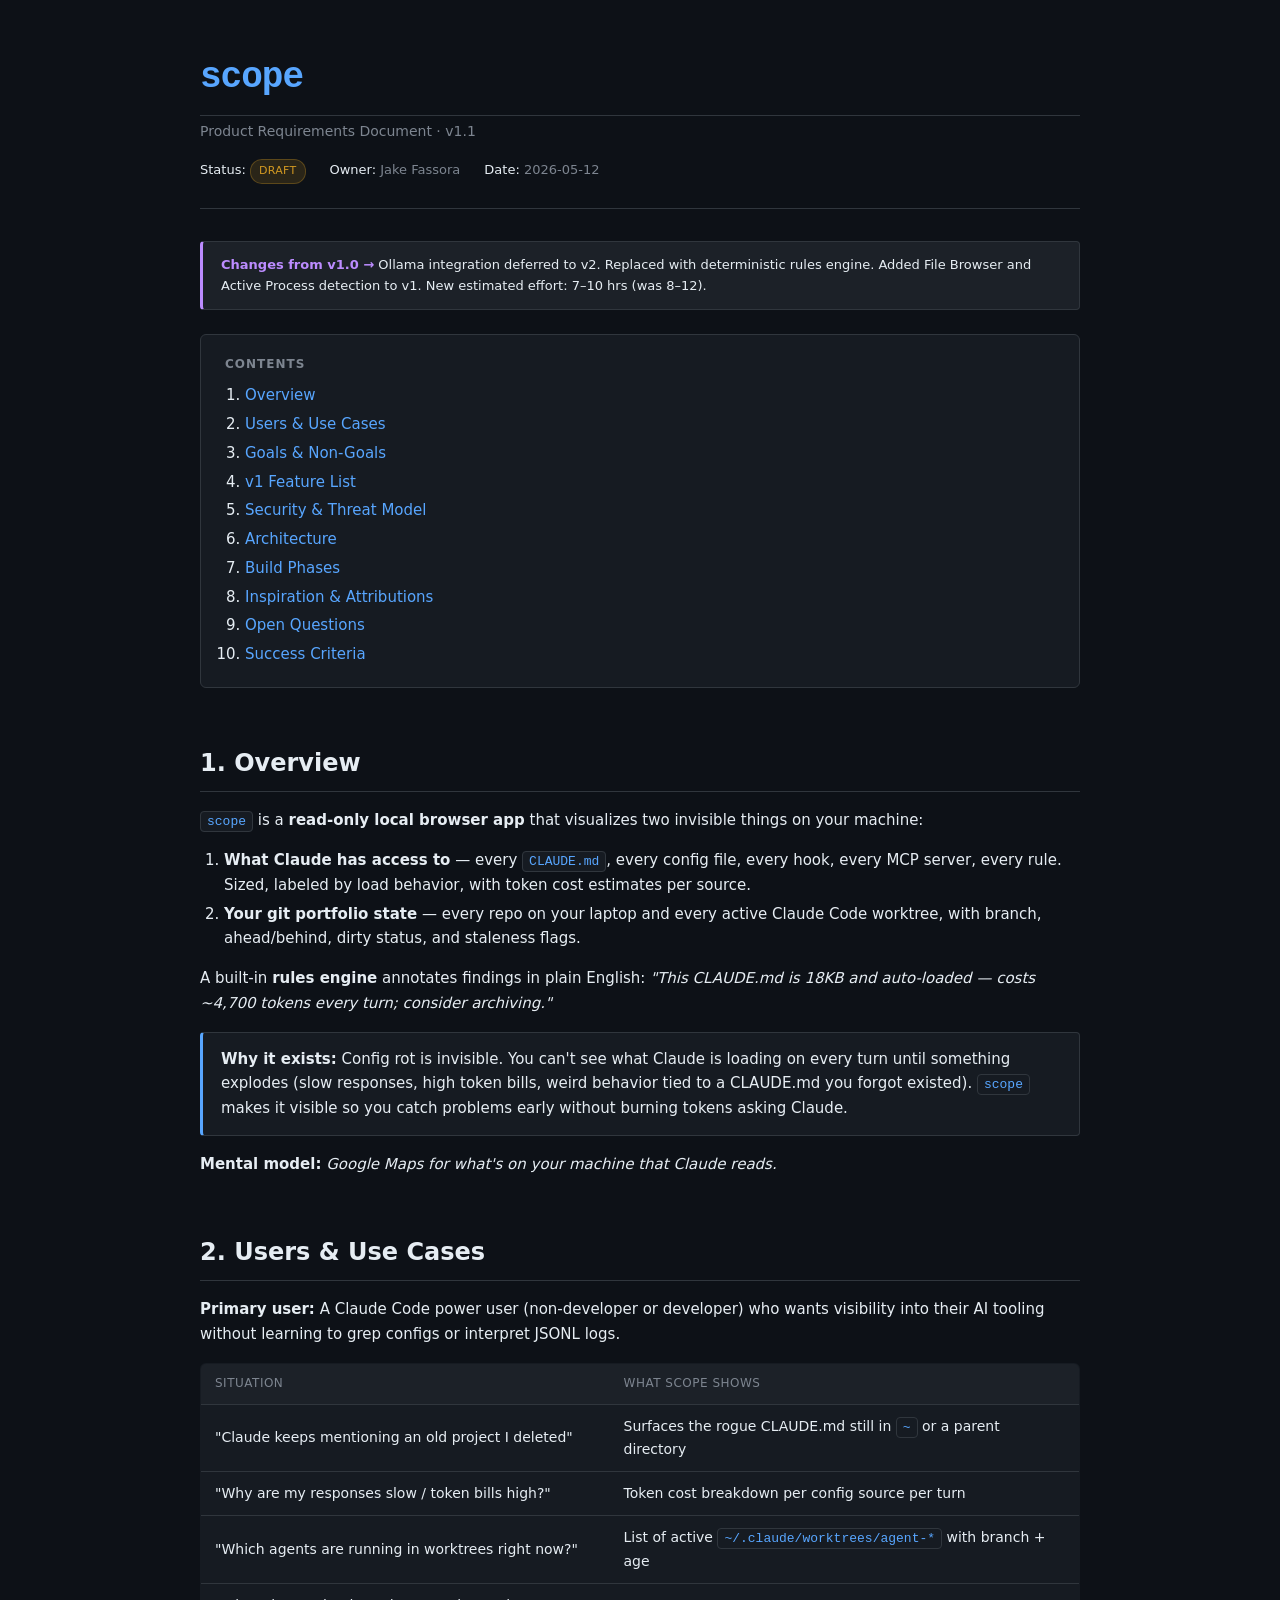
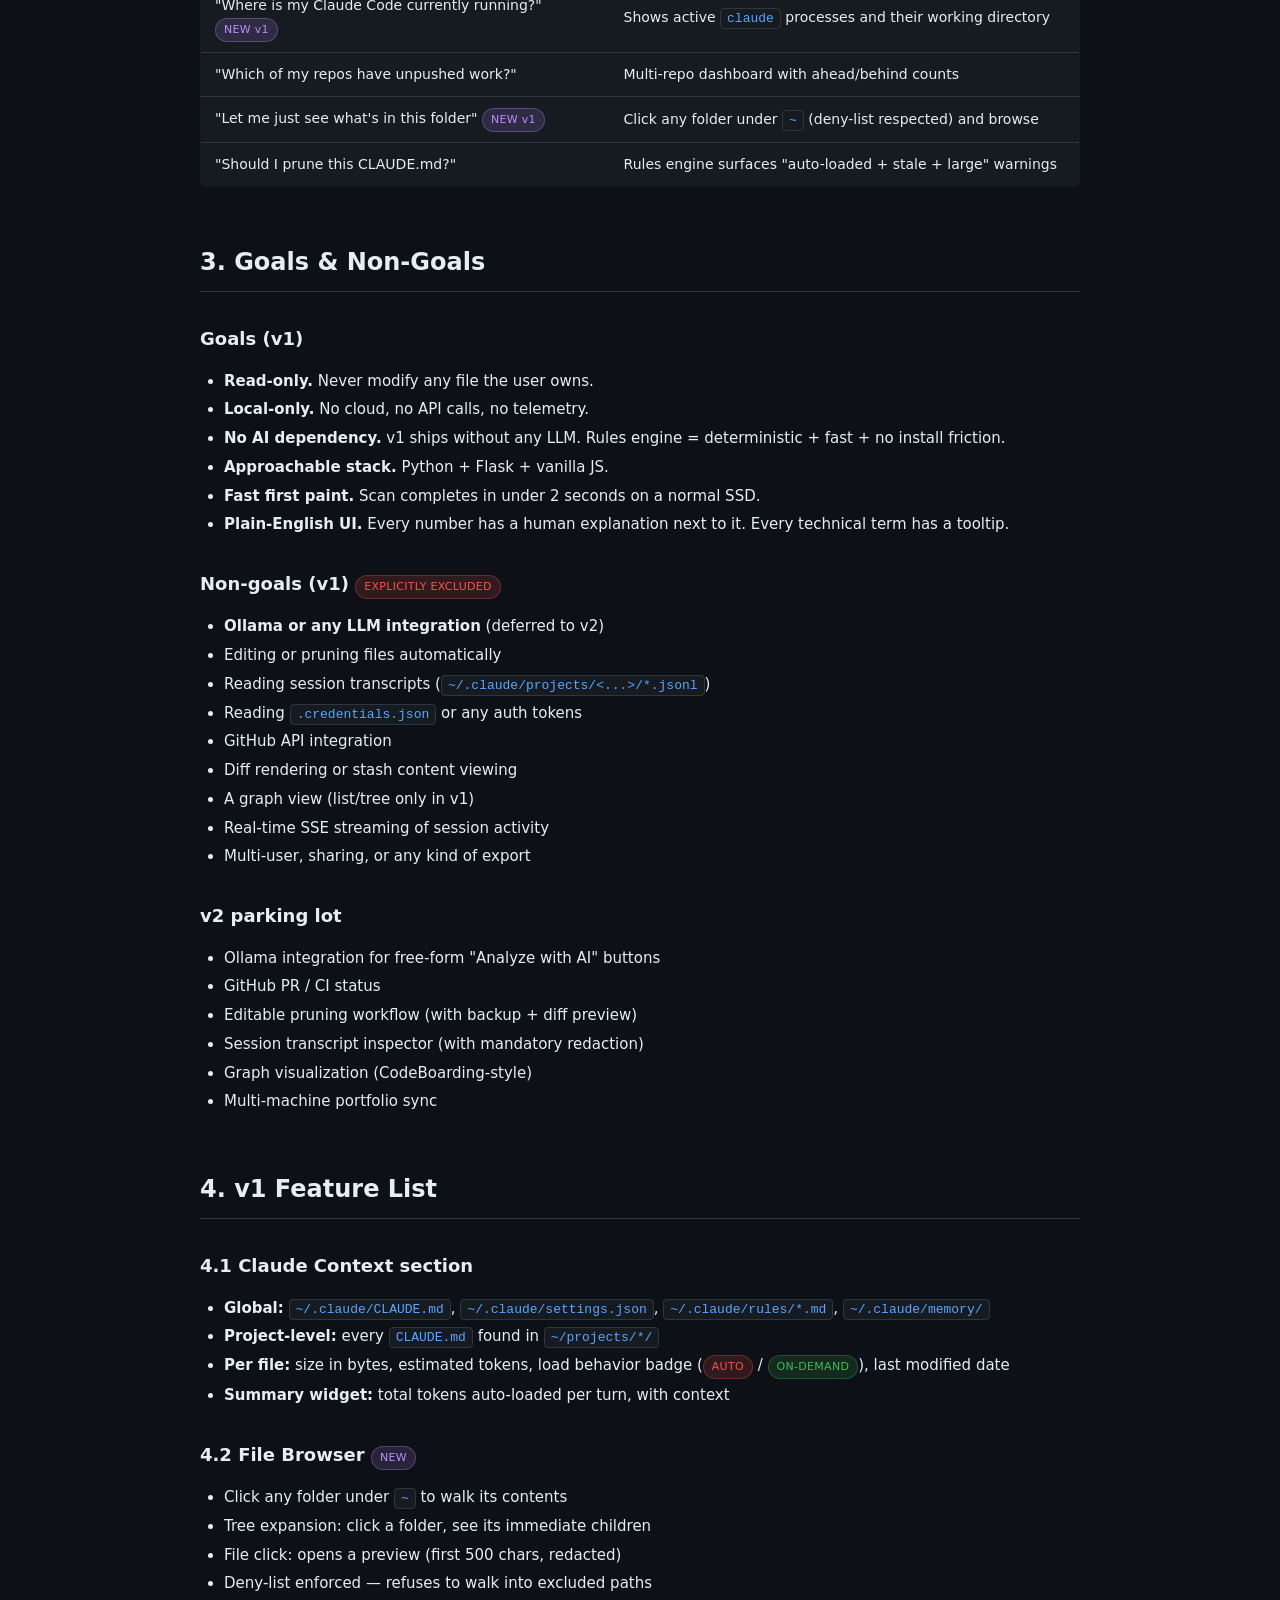
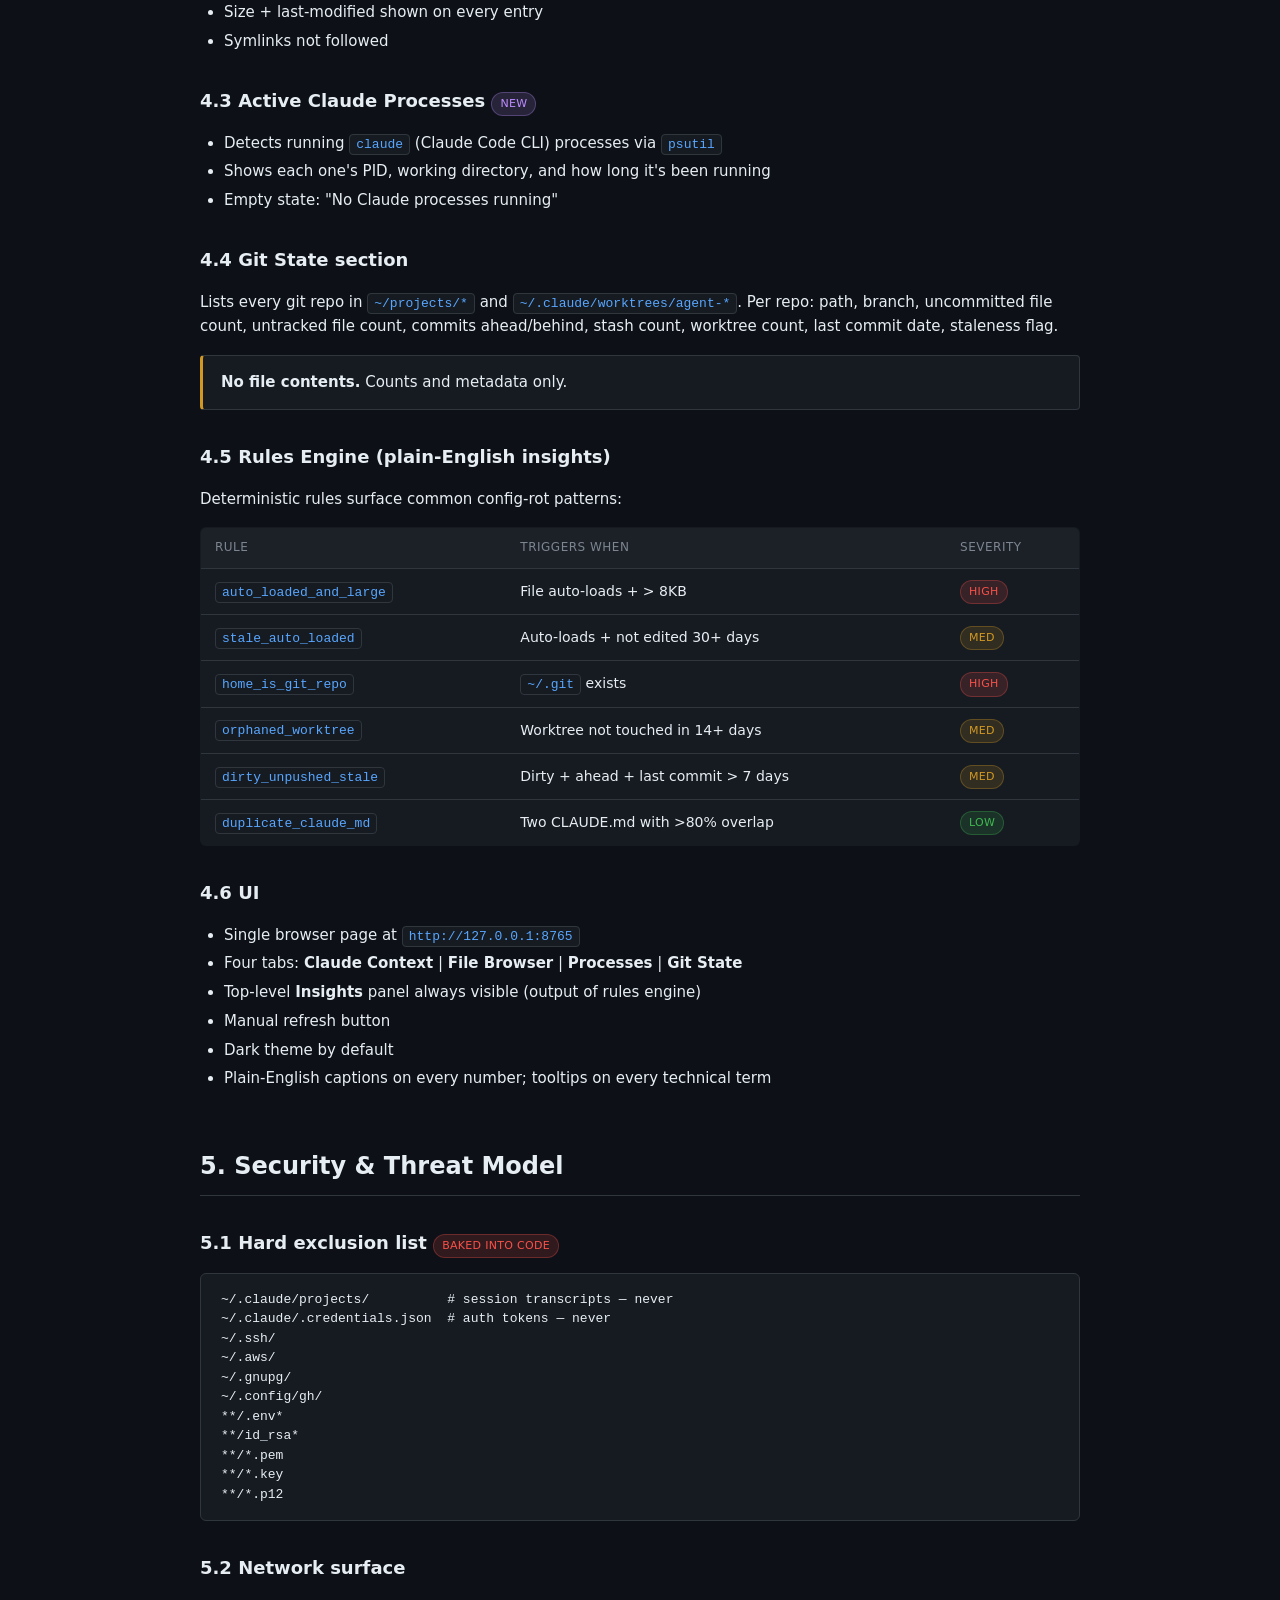
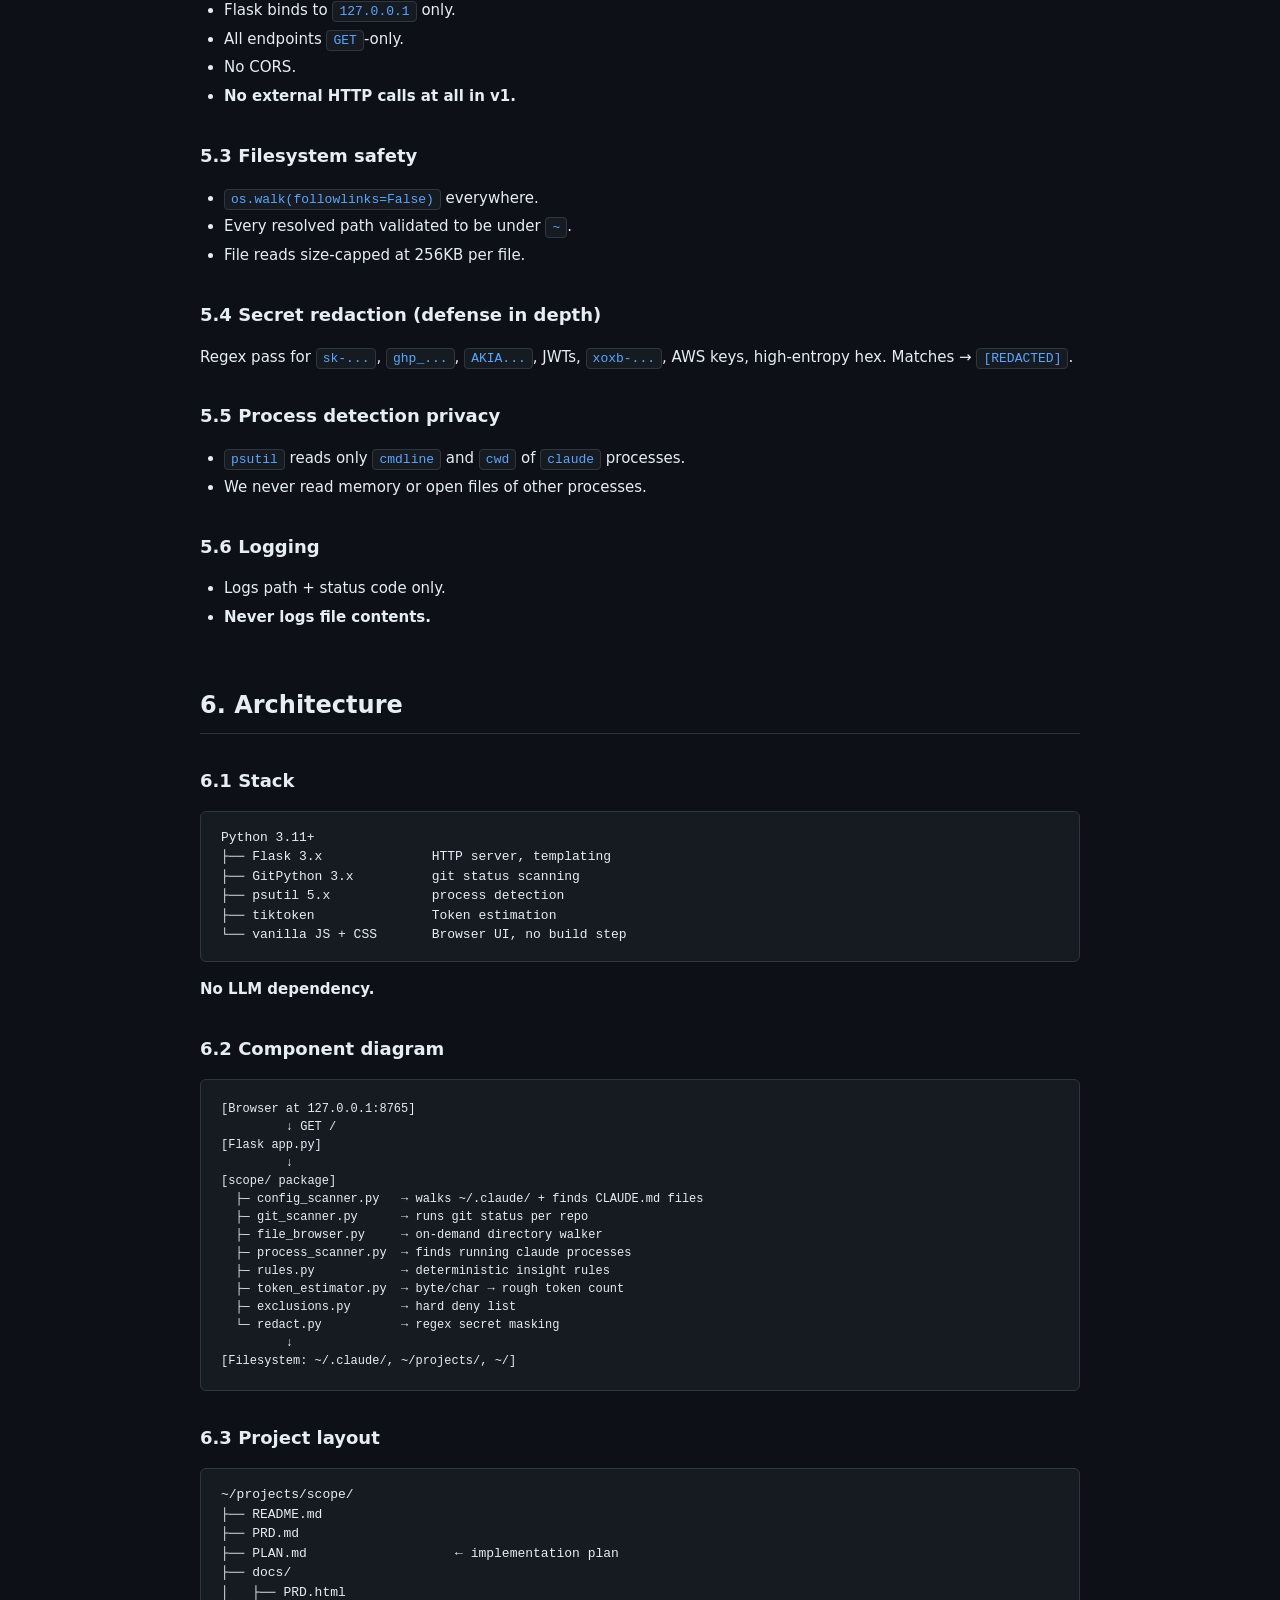
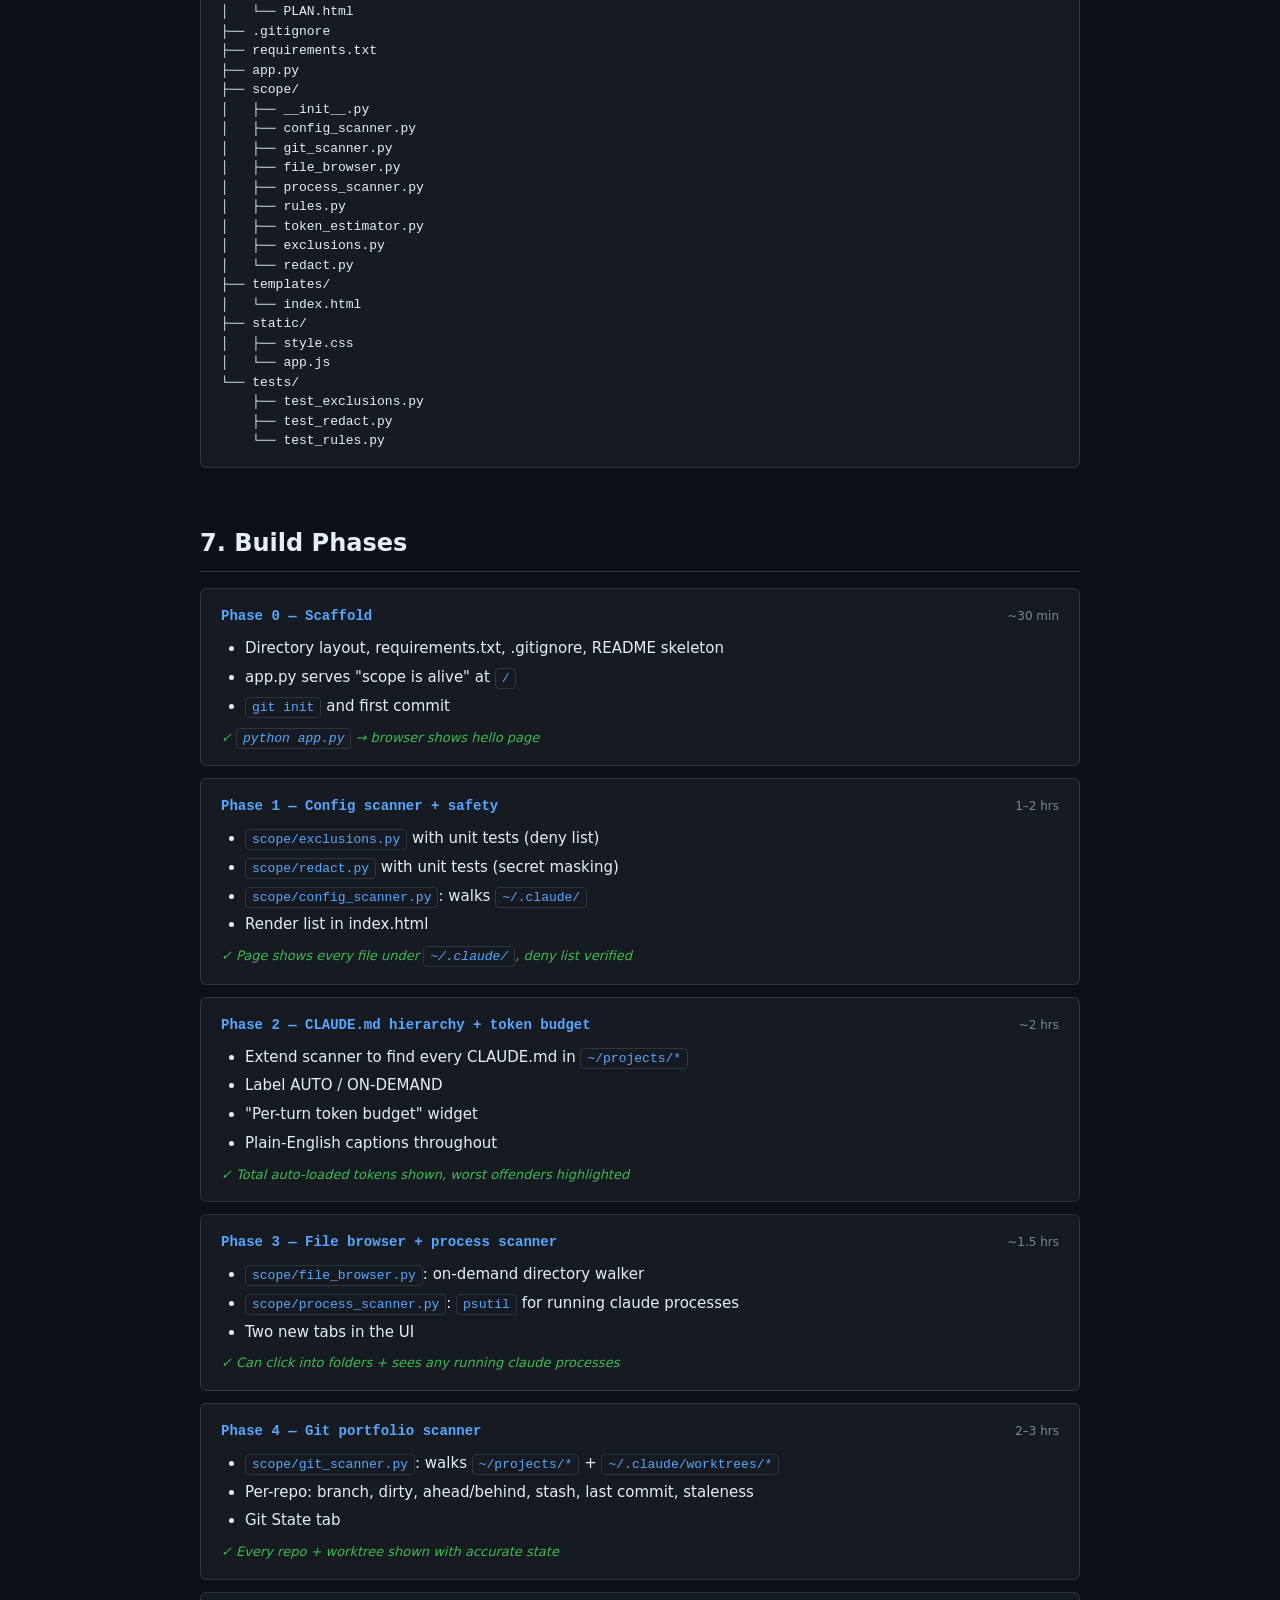
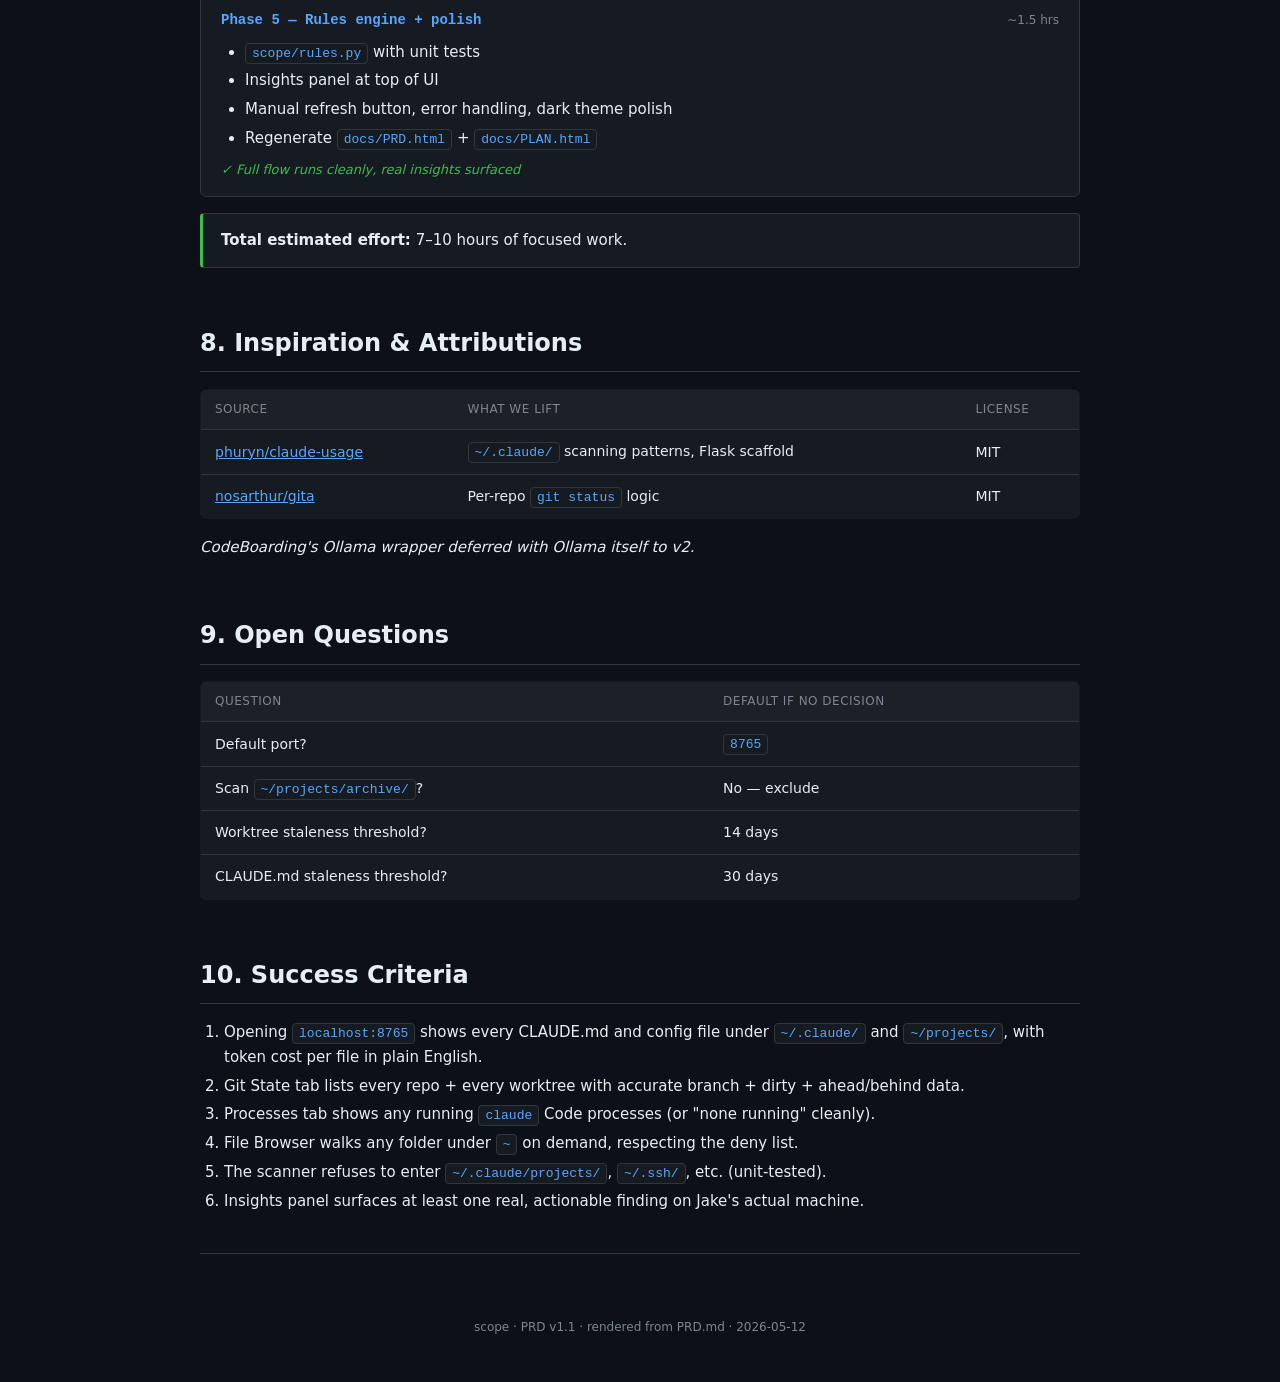
<file: docs/PRD.html>
<!DOCTYPE html>
<html lang="en">
<head>
<meta charset="utf-8">
<title>scope — PRD v1.1</title>
<style>
  :root {
    --bg: #0d1117;
    --panel: #161b22;
    --panel-2: #1c2128;
    --border: #30363d;
    --text: #e6edf3;
    --muted: #7d8590;
    --accent: #58a6ff;
    --green: #3fb950;
    --amber: #d29922;
    --red: #f85149;
    --purple: #bc8cff;
  }
  * { box-sizing: border-box; }
  body {
    margin: 0;
    padding: 48px 24px;
    background: var(--bg);
    color: var(--text);
    font-family: -apple-system, BlinkMacSystemFont, 'Inter', system-ui, sans-serif;
    font-size: 15px;
    line-height: 1.65;
    min-height: 100vh;
  }
  .container { max-width: 880px; margin: 0 auto; }
  .header {
    border-bottom: 1px solid var(--border);
    padding-bottom: 24px;
    margin-bottom: 32px;
  }
  .header .title {
    font-family: ui-monospace, 'SF Mono', Menlo, monospace;
    font-size: 36px;
    color: var(--accent);
    margin: 0 0 4px 0;
    letter-spacing: -1px;
  }
  .header .subtitle { color: var(--muted); font-size: 14px; margin: 4px 0; }
  .meta { display: flex; gap: 24px; margin-top: 16px; font-size: 13px; color: var(--muted); }
  .meta strong { color: var(--text); font-weight: 500; }
  h1 { color: var(--text); font-size: 24px; margin-top: 56px; padding-bottom: 8px; border-bottom: 1px solid var(--border); font-weight: 600; }
  h2 { color: var(--text); font-size: 18px; margin-top: 32px; font-weight: 600; }
  h3 { color: var(--text); font-size: 16px; margin-top: 24px; font-weight: 600; }
  p, li { color: var(--text); }
  ul, ol { padding-left: 24px; }
  li { margin: 4px 0; }
  code {
    background: var(--panel); color: var(--accent); padding: 2px 6px; border-radius: 4px;
    border: 1px solid var(--border); font-size: 13px; font-family: ui-monospace, monospace;
  }
  pre {
    background: var(--panel); border: 1px solid var(--border); padding: 16px 20px;
    overflow-x: auto; border-radius: 6px; font-size: 13px; line-height: 1.5;
  }
  pre code { background: transparent; border: none; padding: 0; color: var(--text); }
  table {
    width: 100%; border-collapse: collapse; margin: 16px 0;
    background: var(--panel); border: 1px solid var(--border);
    border-radius: 6px; overflow: hidden; font-size: 14px;
  }
  th, td { padding: 10px 14px; text-align: left; border-bottom: 1px solid var(--border); }
  th { color: var(--muted); font-weight: 500; background: var(--panel-2); font-size: 12px; text-transform: uppercase; letter-spacing: 0.5px; }
  tr:last-child td { border-bottom: none; }
  td { color: var(--text); }
  .badge { display: inline-block; padding: 2px 8px; border-radius: 12px; font-size: 11px; font-weight: 500; letter-spacing: 0.3px; }
  .badge-draft { background: rgba(210, 153, 34, 0.15); color: var(--amber); border: 1px solid rgba(210, 153, 34, 0.3); }
  .badge-good { background: rgba(63, 185, 80, 0.15); color: var(--green); border: 1px solid rgba(63, 185, 80, 0.3); }
  .badge-bad { background: rgba(248, 81, 73, 0.15); color: var(--red); border: 1px solid rgba(248, 81, 73, 0.3); }
  .badge-new { background: rgba(188, 140, 255, 0.15); color: var(--purple); border: 1px solid rgba(188, 140, 255, 0.3); }
  .callout {
    background: var(--panel); border: 1px solid var(--border);
    border-left: 3px solid var(--accent); padding: 14px 18px;
    margin: 16px 0; border-radius: 4px;
  }
  .callout.warn { border-left-color: var(--amber); }
  .callout.danger { border-left-color: var(--red); }
  .callout.good { border-left-color: var(--green); }
  .toc {
    background: var(--panel); border: 1px solid var(--border);
    border-radius: 6px; padding: 16px 24px; margin: 24px 0 40px 0;
  }
  .toc strong { color: var(--muted); font-size: 12px; text-transform: uppercase; letter-spacing: 1px; }
  .toc ol { padding-left: 20px; margin: 8px 0 0 0; }
  .toc a { color: var(--accent); text-decoration: none; }
  .toc a:hover { text-decoration: underline; }
  hr { border: none; border-top: 1px solid var(--border); margin: 40px 0; }
  .footer { text-align: center; color: var(--muted); margin-top: 64px; font-size: 12px; }
  .arch-diagram {
    background: var(--panel); border: 1px solid var(--border); border-radius: 6px;
    padding: 20px; font-family: ui-monospace, monospace; font-size: 12px;
    line-height: 1.5; white-space: pre; overflow-x: auto; margin: 16px 0;
  }
  .phase {
    background: var(--panel); border: 1px solid var(--border);
    border-radius: 6px; padding: 16px 20px; margin: 12px 0;
  }
  .phase .phase-head { display: flex; justify-content: space-between; align-items: baseline; margin-bottom: 6px; }
  .phase .phase-num { color: var(--accent); font-weight: 600; font-family: ui-monospace, monospace; font-size: 14px; }
  .phase .phase-time { color: var(--muted); font-size: 12px; }
  .phase ul { margin: 8px 0; }
  .phase .verify { color: var(--green); font-size: 13px; margin-top: 8px; font-style: italic; }
  .changelog {
    background: var(--panel-2); border: 1px solid var(--border); border-left: 3px solid var(--purple);
    padding: 12px 18px; margin: 16px 0; border-radius: 4px; font-size: 13px;
  }
  .changelog strong { color: var(--purple); }
</style>
</head>
<body>
<div class="container">

<div class="header">
  <h1 class="title">scope</h1>
  <div class="subtitle">Product Requirements Document · v1.1</div>
  <div class="meta">
    <div><strong>Status:</strong> <span class="badge badge-draft">DRAFT</span></div>
    <div><strong>Owner:</strong> Jake Fassora</div>
    <div><strong>Date:</strong> 2026-05-12</div>
  </div>
</div>

<div class="changelog">
  <strong>Changes from v1.0 →</strong> Ollama integration deferred to v2. Replaced with deterministic rules engine. Added File Browser and Active Process detection to v1. New estimated effort: 7–10 hrs (was 8–12).
</div>

<div class="toc">
  <strong>Contents</strong>
  <ol>
    <li><a href="#overview">Overview</a></li>
    <li><a href="#users">Users & Use Cases</a></li>
    <li><a href="#goals">Goals & Non-Goals</a></li>
    <li><a href="#features">v1 Feature List</a></li>
    <li><a href="#security">Security & Threat Model</a></li>
    <li><a href="#architecture">Architecture</a></li>
    <li><a href="#phases">Build Phases</a></li>
    <li><a href="#inspiration">Inspiration & Attributions</a></li>
    <li><a href="#questions">Open Questions</a></li>
    <li><a href="#success">Success Criteria</a></li>
  </ol>
</div>

<h1 id="overview">1. Overview</h1>

<p><code>scope</code> is a <strong>read-only local browser app</strong> that visualizes two invisible things on your machine:</p>

<ol>
  <li><strong>What Claude has access to</strong> — every <code>CLAUDE.md</code>, every config file, every hook, every MCP server, every rule. Sized, labeled by load behavior, with token cost estimates per source.</li>
  <li><strong>Your git portfolio state</strong> — every repo on your laptop and every active Claude Code worktree, with branch, ahead/behind, dirty status, and staleness flags.</li>
</ol>

<p>A built-in <strong>rules engine</strong> annotates findings in plain English: <em>"This CLAUDE.md is 18KB and auto-loaded — costs ~4,700 tokens every turn; consider archiving."</em></p>

<div class="callout">
  <strong>Why it exists:</strong> Config rot is invisible. You can't see what Claude is loading on every turn until something explodes (slow responses, high token bills, weird behavior tied to a CLAUDE.md you forgot existed). <code>scope</code> makes it visible so you catch problems early without burning tokens asking Claude.
</div>

<p><strong>Mental model:</strong> <em>Google Maps for what's on your machine that Claude reads.</em></p>

<h1 id="users">2. Users & Use Cases</h1>

<p><strong>Primary user:</strong> A Claude Code power user (non-developer or developer) who wants visibility into their AI tooling without learning to grep configs or interpret JSONL logs.</p>

<table>
<thead><tr><th>Situation</th><th>What scope shows</th></tr></thead>
<tbody>
<tr><td>"Claude keeps mentioning an old project I deleted"</td><td>Surfaces the rogue CLAUDE.md still in <code>~</code> or a parent directory</td></tr>
<tr><td>"Why are my responses slow / token bills high?"</td><td>Token cost breakdown per config source per turn</td></tr>
<tr><td>"Which agents are running in worktrees right now?"</td><td>List of active <code>~/.claude/worktrees/agent-*</code> with branch + age</td></tr>
<tr><td>"Where is my Claude Code currently running?" <span class="badge badge-new">NEW v1</span></td><td>Shows active <code>claude</code> processes and their working directory</td></tr>
<tr><td>"Which of my repos have unpushed work?"</td><td>Multi-repo dashboard with ahead/behind counts</td></tr>
<tr><td>"Let me just see what's in this folder" <span class="badge badge-new">NEW v1</span></td><td>Click any folder under <code>~</code> (deny-list respected) and browse</td></tr>
<tr><td>"Should I prune this CLAUDE.md?"</td><td>Rules engine surfaces "auto-loaded + stale + large" warnings</td></tr>
</tbody>
</table>

<h1 id="goals">3. Goals & Non-Goals</h1>

<h2>Goals (v1)</h2>
<ul>
  <li><strong>Read-only.</strong> Never modify any file the user owns.</li>
  <li><strong>Local-only.</strong> No cloud, no API calls, no telemetry.</li>
  <li><strong>No AI dependency.</strong> v1 ships without any LLM. Rules engine = deterministic + fast + no install friction.</li>
  <li><strong>Approachable stack.</strong> Python + Flask + vanilla JS.</li>
  <li><strong>Fast first paint.</strong> Scan completes in under 2 seconds on a normal SSD.</li>
  <li><strong>Plain-English UI.</strong> Every number has a human explanation next to it. Every technical term has a tooltip.</li>
</ul>

<h2>Non-goals (v1) <span class="badge badge-bad">EXPLICITLY EXCLUDED</span></h2>
<ul>
  <li><strong>Ollama or any LLM integration</strong> (deferred to v2)</li>
  <li>Editing or pruning files automatically</li>
  <li>Reading session transcripts (<code>~/.claude/projects/&lt;...&gt;/*.jsonl</code>)</li>
  <li>Reading <code>.credentials.json</code> or any auth tokens</li>
  <li>GitHub API integration</li>
  <li>Diff rendering or stash content viewing</li>
  <li>A graph view (list/tree only in v1)</li>
  <li>Real-time SSE streaming of session activity</li>
  <li>Multi-user, sharing, or any kind of export</li>
</ul>

<h2>v2 parking lot</h2>
<ul>
  <li>Ollama integration for free-form "Analyze with AI" buttons</li>
  <li>GitHub PR / CI status</li>
  <li>Editable pruning workflow (with backup + diff preview)</li>
  <li>Session transcript inspector (with mandatory redaction)</li>
  <li>Graph visualization (CodeBoarding-style)</li>
  <li>Multi-machine portfolio sync</li>
</ul>

<h1 id="features">4. v1 Feature List</h1>

<h2>4.1 Claude Context section</h2>
<ul>
  <li><strong>Global:</strong> <code>~/.claude/CLAUDE.md</code>, <code>~/.claude/settings.json</code>, <code>~/.claude/rules/*.md</code>, <code>~/.claude/memory/</code></li>
  <li><strong>Project-level:</strong> every <code>CLAUDE.md</code> found in <code>~/projects/*/</code></li>
  <li><strong>Per file:</strong> size in bytes, estimated tokens, load behavior badge (<span class="badge badge-bad">AUTO</span> / <span class="badge badge-good">ON-DEMAND</span>), last modified date</li>
  <li><strong>Summary widget:</strong> total tokens auto-loaded per turn, with context</li>
</ul>

<h2>4.2 File Browser <span class="badge badge-new">NEW</span></h2>
<ul>
  <li>Click any folder under <code>~</code> to walk its contents</li>
  <li>Tree expansion: click a folder, see its immediate children</li>
  <li>File click: opens a preview (first 500 chars, redacted)</li>
  <li>Deny-list enforced — refuses to walk into excluded paths</li>
  <li>Size + last-modified shown on every entry</li>
  <li>Symlinks not followed</li>
</ul>

<h2>4.3 Active Claude Processes <span class="badge badge-new">NEW</span></h2>
<ul>
  <li>Detects running <code>claude</code> (Claude Code CLI) processes via <code>psutil</code></li>
  <li>Shows each one's PID, working directory, and how long it's been running</li>
  <li>Empty state: "No Claude processes running"</li>
</ul>

<h2>4.4 Git State section</h2>
<p>Lists every git repo in <code>~/projects/*</code> and <code>~/.claude/worktrees/agent-*</code>. Per repo: path, branch, uncommitted file count, untracked file count, commits ahead/behind, stash count, worktree count, last commit date, staleness flag.</p>

<div class="callout warn">
  <strong>No file contents.</strong> Counts and metadata only.
</div>

<h2>4.5 Rules Engine (plain-English insights)</h2>
<p>Deterministic rules surface common config-rot patterns:</p>
<table>
<thead><tr><th>Rule</th><th>Triggers when</th><th>Severity</th></tr></thead>
<tbody>
<tr><td><code>auto_loaded_and_large</code></td><td>File auto-loads + &gt; 8KB</td><td><span class="badge badge-bad">HIGH</span></td></tr>
<tr><td><code>stale_auto_loaded</code></td><td>Auto-loads + not edited 30+ days</td><td><span class="badge badge-draft">MED</span></td></tr>
<tr><td><code>home_is_git_repo</code></td><td><code>~/.git</code> exists</td><td><span class="badge badge-bad">HIGH</span></td></tr>
<tr><td><code>orphaned_worktree</code></td><td>Worktree not touched in 14+ days</td><td><span class="badge badge-draft">MED</span></td></tr>
<tr><td><code>dirty_unpushed_stale</code></td><td>Dirty + ahead + last commit &gt; 7 days</td><td><span class="badge badge-draft">MED</span></td></tr>
<tr><td><code>duplicate_claude_md</code></td><td>Two CLAUDE.md with &gt;80% overlap</td><td><span class="badge badge-good">LOW</span></td></tr>
</tbody>
</table>

<h2>4.6 UI</h2>
<ul>
  <li>Single browser page at <code>http://127.0.0.1:8765</code></li>
  <li>Four tabs: <strong>Claude Context</strong> | <strong>File Browser</strong> | <strong>Processes</strong> | <strong>Git State</strong></li>
  <li>Top-level <strong>Insights</strong> panel always visible (output of rules engine)</li>
  <li>Manual refresh button</li>
  <li>Dark theme by default</li>
  <li>Plain-English captions on every number; tooltips on every technical term</li>
</ul>

<h1 id="security">5. Security & Threat Model</h1>

<h2>5.1 Hard exclusion list <span class="badge badge-bad">BAKED INTO CODE</span></h2>
<pre><code>~/.claude/projects/          # session transcripts — never
~/.claude/.credentials.json  # auth tokens — never
~/.ssh/
~/.aws/
~/.gnupg/
~/.config/gh/
**/.env*
**/id_rsa*
**/*.pem
**/*.key
**/*.p12</code></pre>

<h2>5.2 Network surface</h2>
<ul>
  <li>Flask binds to <code>127.0.0.1</code> only.</li>
  <li>All endpoints <code>GET</code>-only.</li>
  <li>No CORS.</li>
  <li><strong>No external HTTP calls at all in v1.</strong></li>
</ul>

<h2>5.3 Filesystem safety</h2>
<ul>
  <li><code>os.walk(followlinks=False)</code> everywhere.</li>
  <li>Every resolved path validated to be under <code>~</code>.</li>
  <li>File reads size-capped at 256KB per file.</li>
</ul>

<h2>5.4 Secret redaction (defense in depth)</h2>
<p>Regex pass for <code>sk-...</code>, <code>ghp_...</code>, <code>AKIA...</code>, JWTs, <code>xoxb-...</code>, AWS keys, high-entropy hex. Matches → <code>[REDACTED]</code>.</p>

<h2>5.5 Process detection privacy</h2>
<ul>
  <li><code>psutil</code> reads only <code>cmdline</code> and <code>cwd</code> of <code>claude</code> processes.</li>
  <li>We never read memory or open files of other processes.</li>
</ul>

<h2>5.6 Logging</h2>
<ul>
  <li>Logs path + status code only.</li>
  <li><strong>Never logs file contents.</strong></li>
</ul>

<h1 id="architecture">6. Architecture</h1>

<h2>6.1 Stack</h2>
<pre><code>Python 3.11+
├── Flask 3.x              HTTP server, templating
├── GitPython 3.x          git status scanning
├── psutil 5.x             process detection
├── tiktoken               Token estimation
└── vanilla JS + CSS       Browser UI, no build step</code></pre>
<p><strong>No LLM dependency.</strong></p>

<h2>6.2 Component diagram</h2>
<div class="arch-diagram">[Browser at 127.0.0.1:8765]
         ↓ GET /
[Flask app.py]
         ↓
[scope/ package]
  ├─ config_scanner.py   → walks ~/.claude/ + finds CLAUDE.md files
  ├─ git_scanner.py      → runs git status per repo
  ├─ file_browser.py     → on-demand directory walker
  ├─ process_scanner.py  → finds running claude processes
  ├─ rules.py            → deterministic insight rules
  ├─ token_estimator.py  → byte/char → rough token count
  ├─ exclusions.py       → hard deny list
  └─ redact.py           → regex secret masking
         ↓
[Filesystem: ~/.claude/, ~/projects/, ~/]</div>

<h2>6.3 Project layout</h2>
<pre><code>~/projects/scope/
├── README.md
├── PRD.md
├── PLAN.md                   ← implementation plan
├── docs/
│   ├── PRD.html
│   └── PLAN.html
├── .gitignore
├── requirements.txt
├── app.py
├── scope/
│   ├── __init__.py
│   ├── config_scanner.py
│   ├── git_scanner.py
│   ├── file_browser.py
│   ├── process_scanner.py
│   ├── rules.py
│   ├── token_estimator.py
│   ├── exclusions.py
│   └── redact.py
├── templates/
│   └── index.html
├── static/
│   ├── style.css
│   └── app.js
└── tests/
    ├── test_exclusions.py
    ├── test_redact.py
    └── test_rules.py</code></pre>

<h1 id="phases">7. Build Phases</h1>

<div class="phase">
  <div class="phase-head"><span class="phase-num">Phase 0 — Scaffold</span><span class="phase-time">~30 min</span></div>
  <ul>
    <li>Directory layout, requirements.txt, .gitignore, README skeleton</li>
    <li>app.py serves "scope is alive" at <code>/</code></li>
    <li><code>git init</code> and first commit</li>
  </ul>
  <div class="verify">✓ <code>python app.py</code> → browser shows hello page</div>
</div>

<div class="phase">
  <div class="phase-head"><span class="phase-num">Phase 1 — Config scanner + safety</span><span class="phase-time">1–2 hrs</span></div>
  <ul>
    <li><code>scope/exclusions.py</code> with unit tests (deny list)</li>
    <li><code>scope/redact.py</code> with unit tests (secret masking)</li>
    <li><code>scope/config_scanner.py</code>: walks <code>~/.claude/</code></li>
    <li>Render list in index.html</li>
  </ul>
  <div class="verify">✓ Page shows every file under <code>~/.claude/</code>, deny list verified</div>
</div>

<div class="phase">
  <div class="phase-head"><span class="phase-num">Phase 2 — CLAUDE.md hierarchy + token budget</span><span class="phase-time">~2 hrs</span></div>
  <ul>
    <li>Extend scanner to find every CLAUDE.md in <code>~/projects/*</code></li>
    <li>Label AUTO / ON-DEMAND</li>
    <li>"Per-turn token budget" widget</li>
    <li>Plain-English captions throughout</li>
  </ul>
  <div class="verify">✓ Total auto-loaded tokens shown, worst offenders highlighted</div>
</div>

<div class="phase">
  <div class="phase-head"><span class="phase-num">Phase 3 — File browser + process scanner</span><span class="phase-time">~1.5 hrs</span></div>
  <ul>
    <li><code>scope/file_browser.py</code>: on-demand directory walker</li>
    <li><code>scope/process_scanner.py</code>: <code>psutil</code> for running claude processes</li>
    <li>Two new tabs in the UI</li>
  </ul>
  <div class="verify">✓ Can click into folders + sees any running claude processes</div>
</div>

<div class="phase">
  <div class="phase-head"><span class="phase-num">Phase 4 — Git portfolio scanner</span><span class="phase-time">2–3 hrs</span></div>
  <ul>
    <li><code>scope/git_scanner.py</code>: walks <code>~/projects/*</code> + <code>~/.claude/worktrees/*</code></li>
    <li>Per-repo: branch, dirty, ahead/behind, stash, last commit, staleness</li>
    <li>Git State tab</li>
  </ul>
  <div class="verify">✓ Every repo + worktree shown with accurate state</div>
</div>

<div class="phase">
  <div class="phase-head"><span class="phase-num">Phase 5 — Rules engine + polish</span><span class="phase-time">~1.5 hrs</span></div>
  <ul>
    <li><code>scope/rules.py</code> with unit tests</li>
    <li>Insights panel at top of UI</li>
    <li>Manual refresh button, error handling, dark theme polish</li>
    <li>Regenerate <code>docs/PRD.html</code> + <code>docs/PLAN.html</code></li>
  </ul>
  <div class="verify">✓ Full flow runs cleanly, real insights surfaced</div>
</div>

<div class="callout good">
  <strong>Total estimated effort:</strong> 7–10 hours of focused work.
</div>

<h1 id="inspiration">8. Inspiration & Attributions</h1>
<table>
<thead><tr><th>Source</th><th>What we lift</th><th>License</th></tr></thead>
<tbody>
<tr><td><a href="https://github.com/phuryn/claude-usage" style="color: var(--accent);">phuryn/claude-usage</a></td><td><code>~/.claude/</code> scanning patterns, Flask scaffold</td><td>MIT</td></tr>
<tr><td><a href="https://github.com/nosarthur/gita" style="color: var(--accent);">nosarthur/gita</a></td><td>Per-repo <code>git status</code> logic</td><td>MIT</td></tr>
</tbody>
</table>
<p><em>CodeBoarding's Ollama wrapper deferred with Ollama itself to v2.</em></p>

<h1 id="questions">9. Open Questions</h1>
<table>
<thead><tr><th>Question</th><th>Default if no decision</th></tr></thead>
<tbody>
<tr><td>Default port?</td><td><code>8765</code></td></tr>
<tr><td>Scan <code>~/projects/archive/</code>?</td><td>No — exclude</td></tr>
<tr><td>Worktree staleness threshold?</td><td>14 days</td></tr>
<tr><td>CLAUDE.md staleness threshold?</td><td>30 days</td></tr>
</tbody>
</table>

<h1 id="success">10. Success Criteria</h1>
<ol>
  <li>Opening <code>localhost:8765</code> shows every CLAUDE.md and config file under <code>~/.claude/</code> and <code>~/projects/</code>, with token cost per file in plain English.</li>
  <li>Git State tab lists every repo + every worktree with accurate branch + dirty + ahead/behind data.</li>
  <li>Processes tab shows any running <code>claude</code> Code processes (or "none running" cleanly).</li>
  <li>File Browser walks any folder under <code>~</code> on demand, respecting the deny list.</li>
  <li>The scanner refuses to enter <code>~/.claude/projects/</code>, <code>~/.ssh/</code>, etc. (unit-tested).</li>
  <li>Insights panel surfaces at least one real, actionable finding on Jake's actual machine.</li>
</ol>

<hr>

<div class="footer">
  scope · PRD v1.1 · rendered from PRD.md · 2026-05-12
</div>

</div>
</body>
</html>
</file>
